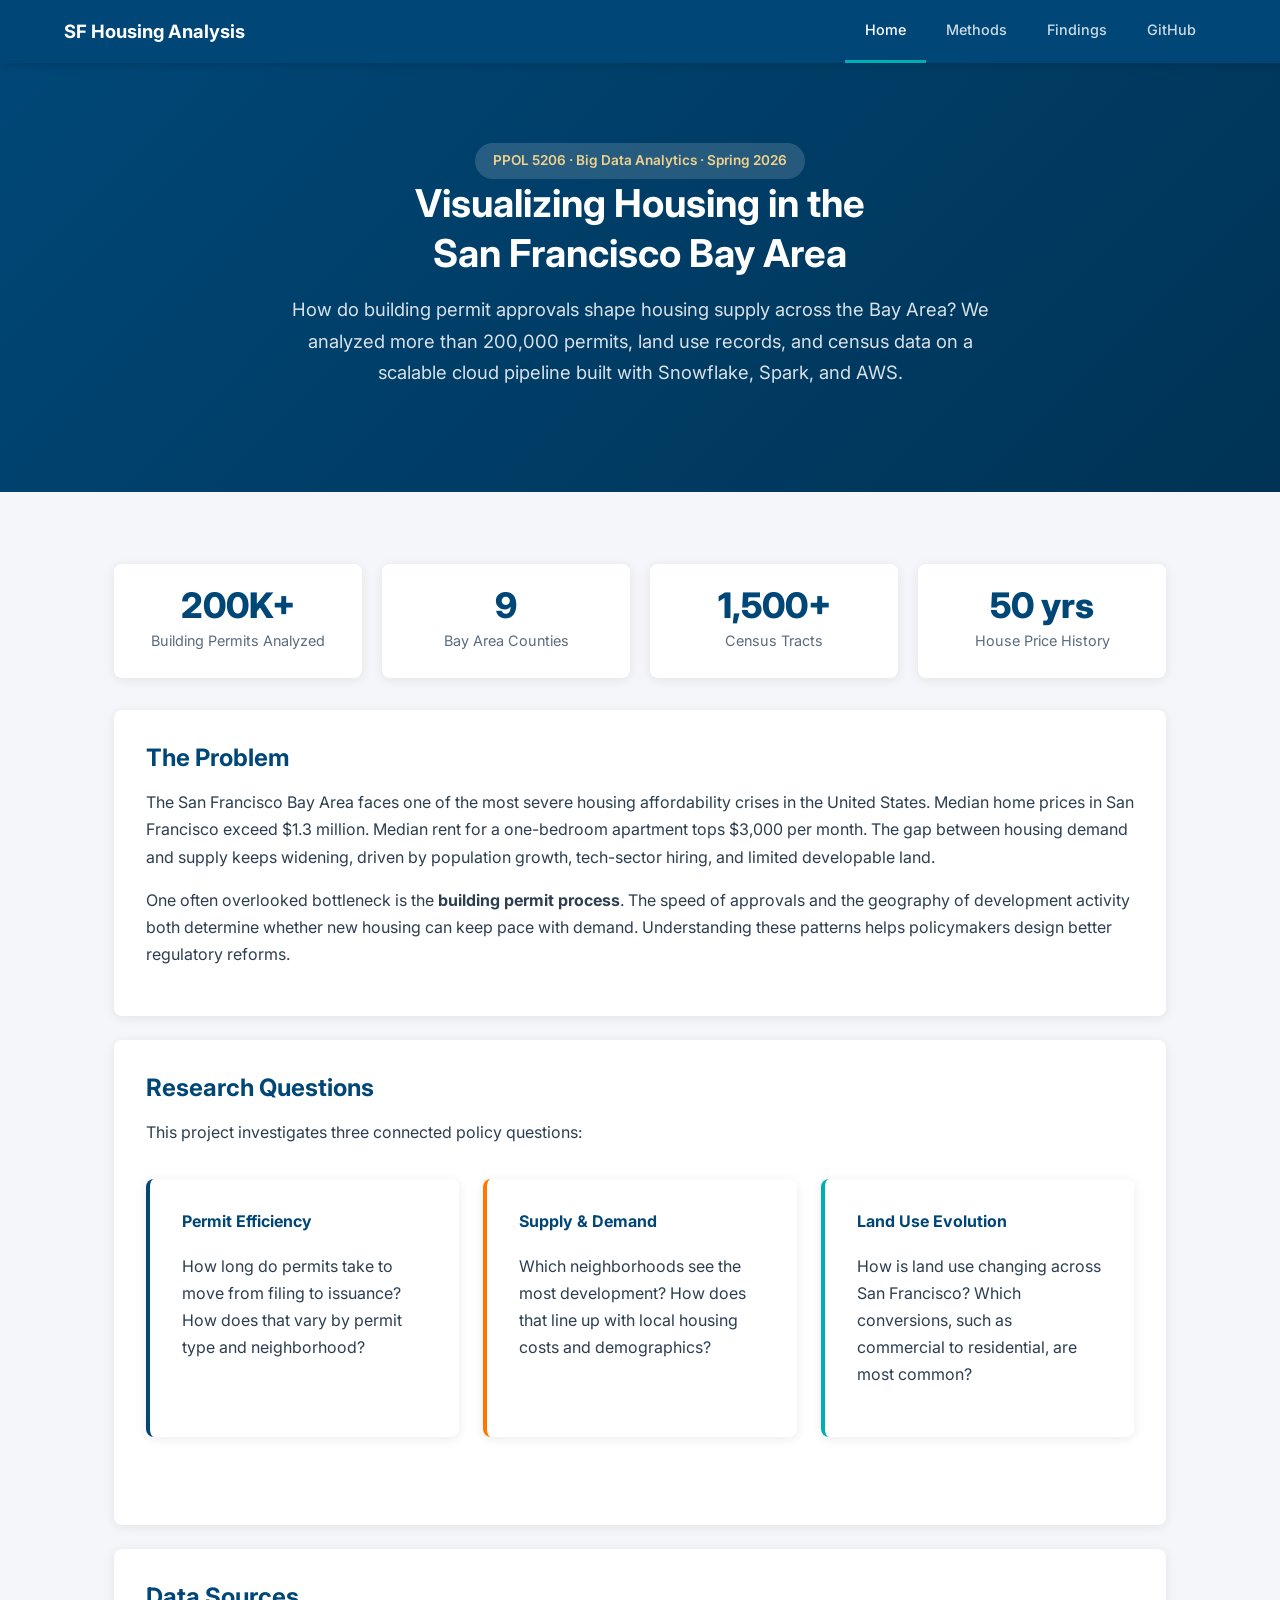
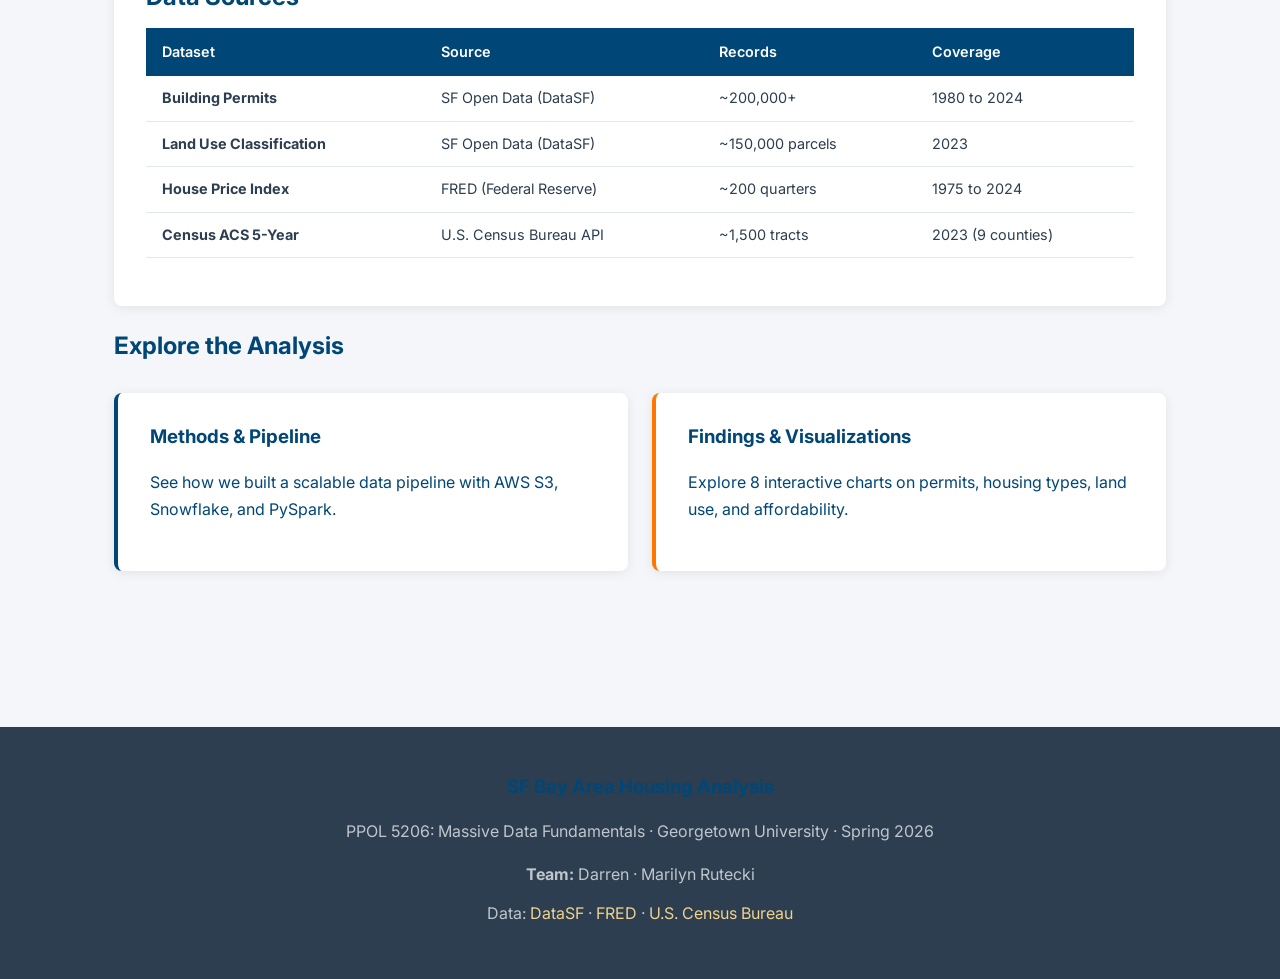
<file: docs/index.html>
<!DOCTYPE html>
<html lang="en">
<head>
  <meta charset="UTF-8">
  <meta name="viewport" content="width=device-width, initial-scale=1.0">
  <title>SF Bay Area Housing Analysis</title>
  <link rel="preconnect" href="https://fonts.googleapis.com">
  <link href="https://fonts.googleapis.com/css2?family=Inter:wght@400;500;600;700;800&display=swap" rel="stylesheet">
  <link rel="stylesheet" href="css/style.css">
</head>
<body>

<!-- ── Navbar ── -->
<nav class="navbar">
  <div class="navbar-inner">
    <a href="index.html" class="navbar-brand">SF Housing Analysis</a>
    <button class="nav-toggle" onclick="document.querySelector('.navbar-links').classList.toggle('open')">&#9776;</button>
    <ul class="navbar-links">
      <li><a href="index.html" class="active">Home</a></li>
      <li><a href="methods.html">Methods</a></li>
      <li><a href="findings.html">Findings</a></li>
      <li><a href="https://github.com/Darren-Deng-GU/sf-housing-project" target="_blank">GitHub</a></li>
    </ul>
  </div>
</nav>

<!-- ── Hero ── -->
<section class="hero">
  <span class="hero-badge">PPOL 5206 &middot; Big Data Analytics &middot; Spring 2026</span>
  <h1>Visualizing Housing in the<br>San Francisco Bay Area</h1>
  <p>
    How do building permit approvals shape housing supply across the Bay Area?
    We analyzed more than 200,000 permits, land use records, and census data
    on a scalable cloud pipeline built with Snowflake, Spark, and AWS.
  </p>
</section>

<!-- ── Key Stats ── -->
<div class="container">

  <div class="stats-row">
    <div class="stat-card">
      <div class="stat-number">200K+</div>
      <div class="stat-label">Building Permits Analyzed</div>
    </div>
    <div class="stat-card">
      <div class="stat-number">9</div>
      <div class="stat-label">Bay Area Counties</div>
    </div>
    <div class="stat-card">
      <div class="stat-number">1,500+</div>
      <div class="stat-label">Census Tracts</div>
    </div>
    <div class="stat-card">
      <div class="stat-number">50 yrs</div>
      <div class="stat-label">House Price History</div>
    </div>
  </div>

  <!-- ── Problem Statement ── -->
  <div class="card">
    <h2>The Problem</h2>
    <p>
      The San Francisco Bay Area faces one of the most severe housing
      affordability crises in the United States. Median home prices in
      San Francisco exceed $1.3 million. Median rent for a one-bedroom
      apartment tops $3,000 per month. The gap between housing demand
      and supply keeps widening, driven by population growth, tech-sector
      hiring, and limited developable land.
    </p>
    <p>
      One often overlooked bottleneck is the <strong>building permit process</strong>.
      The speed of approvals and the geography of development activity both
      determine whether new housing can keep pace with demand. Understanding
      these patterns helps policymakers design better regulatory reforms.
    </p>
  </div>

  <!-- ── Research Questions ── -->
  <div class="card">
    <h2>Research Questions</h2>
    <p>This project investigates three connected policy questions:</p>
    <div class="card-grid">
      <div class="card card-accent-blue">
        <h4>Permit Efficiency</h4>
        <p>How long do permits take to move from filing to issuance? How does that vary by permit type and neighborhood?</p>
      </div>
      <div class="card card-accent-orange">
        <h4>Supply &amp; Demand</h4>
        <p>Which neighborhoods see the most development? How does that line up with local housing costs and demographics?</p>
      </div>
      <div class="card card-accent-teal">
        <h4>Land Use Evolution</h4>
        <p>How is land use changing across San Francisco? Which conversions, such as commercial to residential, are most common?</p>
      </div>
    </div>
  </div>

  <!-- ── Data Sources ── -->
  <div class="card">
    <h2>Data Sources</h2>
    <table class="data-table">
      <thead>
        <tr>
          <th>Dataset</th>
          <th>Source</th>
          <th>Records</th>
          <th>Coverage</th>
        </tr>
      </thead>
      <tbody>
        <tr>
          <td><strong>Building Permits</strong></td>
          <td>SF Open Data (DataSF)</td>
          <td>~200,000+</td>
          <td>1980 to 2024</td>
        </tr>
        <tr>
          <td><strong>Land Use Classification</strong></td>
          <td>SF Open Data (DataSF)</td>
          <td>~150,000 parcels</td>
          <td>2023</td>
        </tr>
        <tr>
          <td><strong>House Price Index</strong></td>
          <td>FRED (Federal Reserve)</td>
          <td>~200 quarters</td>
          <td>1975 to 2024</td>
        </tr>
        <tr>
          <td><strong>Census ACS 5-Year</strong></td>
          <td>U.S. Census Bureau API</td>
          <td>~1,500 tracts</td>
          <td>2023 (9 counties)</td>
        </tr>
      </tbody>
    </table>
  </div>

  <!-- ── Navigation Cards ── -->
  <h2>Explore the Analysis</h2>
  <div class="card-grid">
    <a href="methods.html" style="text-decoration: none;">
      <div class="card card-accent-blue">
        <h3>Methods &amp; Pipeline</h3>
        <p>See how we built a scalable data pipeline with AWS S3, Snowflake, and PySpark.</p>
      </div>
    </a>
    <a href="findings.html" style="text-decoration: none;">
      <div class="card card-accent-orange">
        <h3>Findings &amp; Visualizations</h3>
        <p>Explore 8 interactive charts on permits, housing types, land use, and affordability.</p>
      </div>
    </a>
  </div>

</div>

<!-- ── Footer ── -->
<footer class="footer">
  <h3>SF Bay Area Housing Analysis</h3>
  <p>PPOL 5206: Massive Data Fundamentals &middot; Georgetown University &middot; Spring 2026</p>
  <p style="margin-top: 16px;">
    <!-- ← Add team member names here -->
    <strong>Team:</strong> Darren &middot; Marilyn Rutecki
  </p>
  <p style="margin-top: 12px;">
    Data: <a href="https://datasf.org/opendata/" target="_blank">DataSF</a> &middot;
    <a href="https://fred.stlouisfed.org/" target="_blank">FRED</a> &middot;
    <a href="https://data.census.gov/" target="_blank">U.S. Census Bureau</a>
  </p>
</footer>

</body>
</html>
</file>
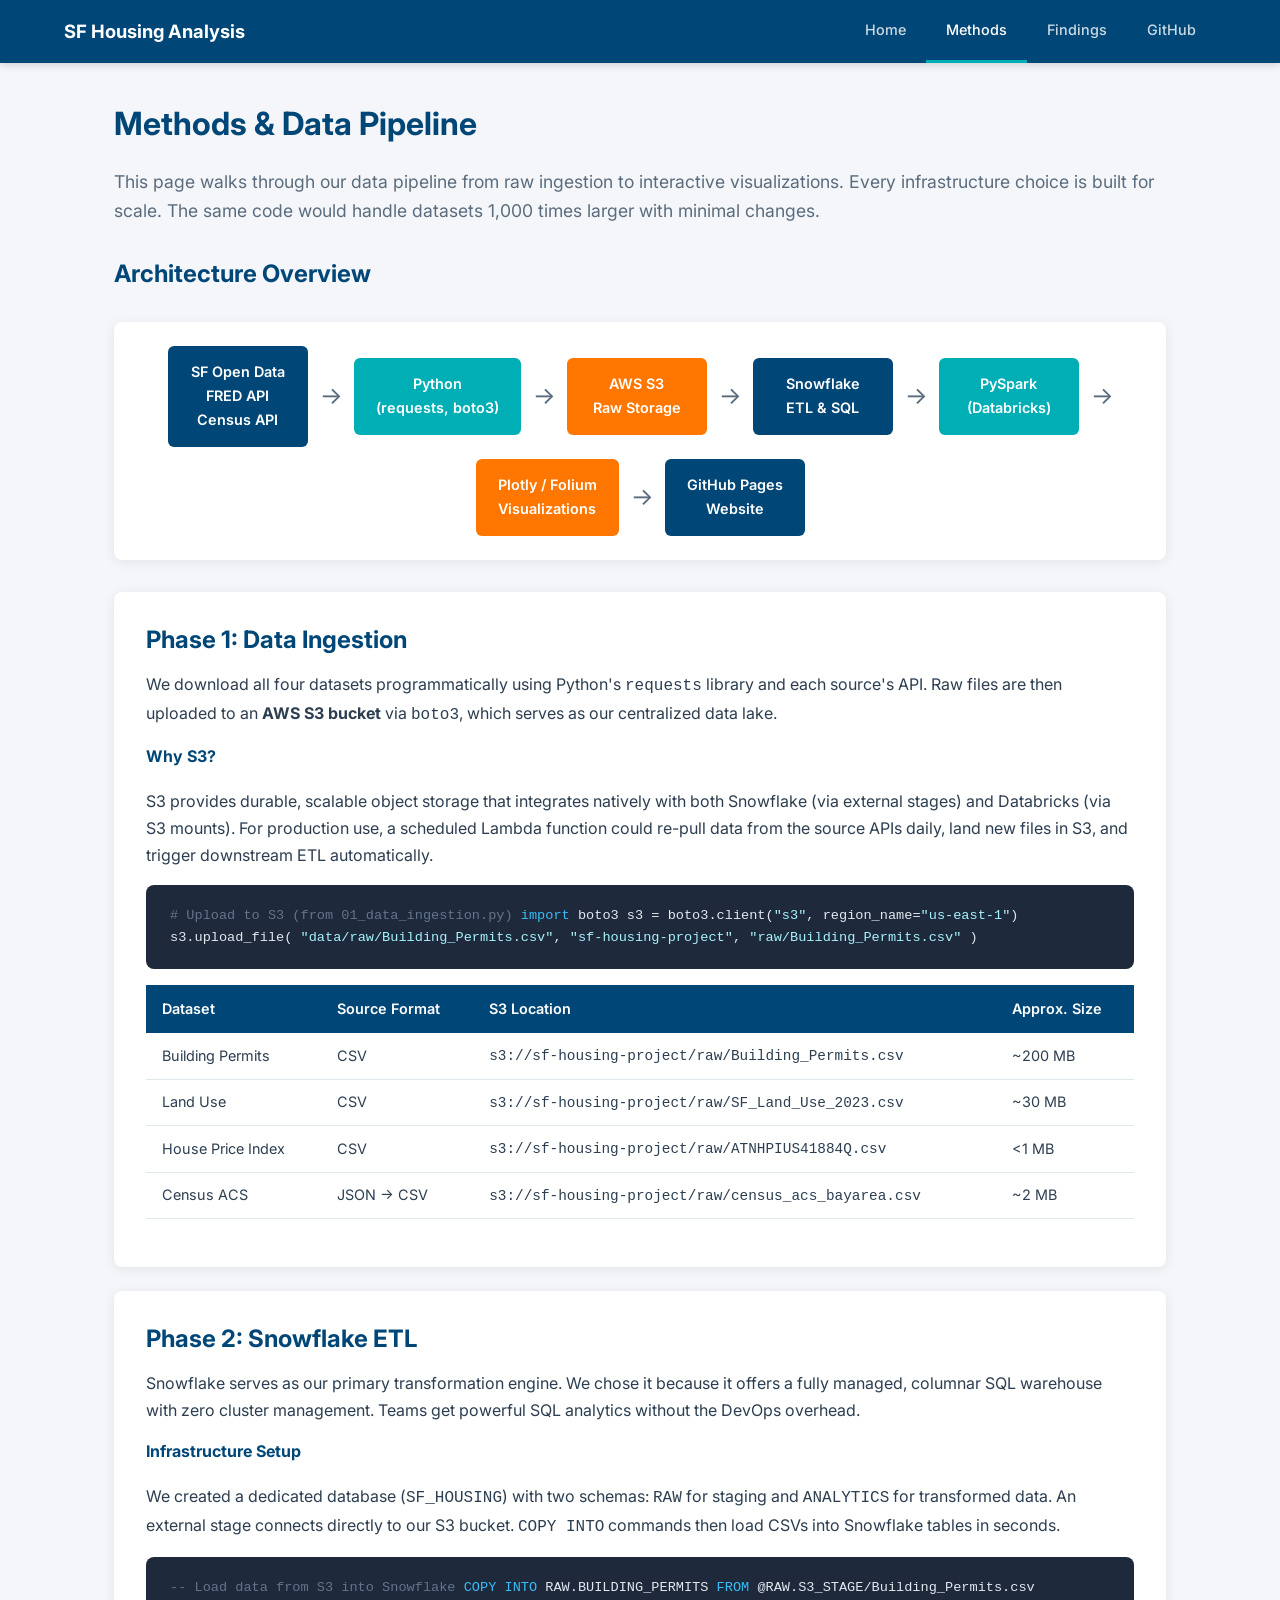
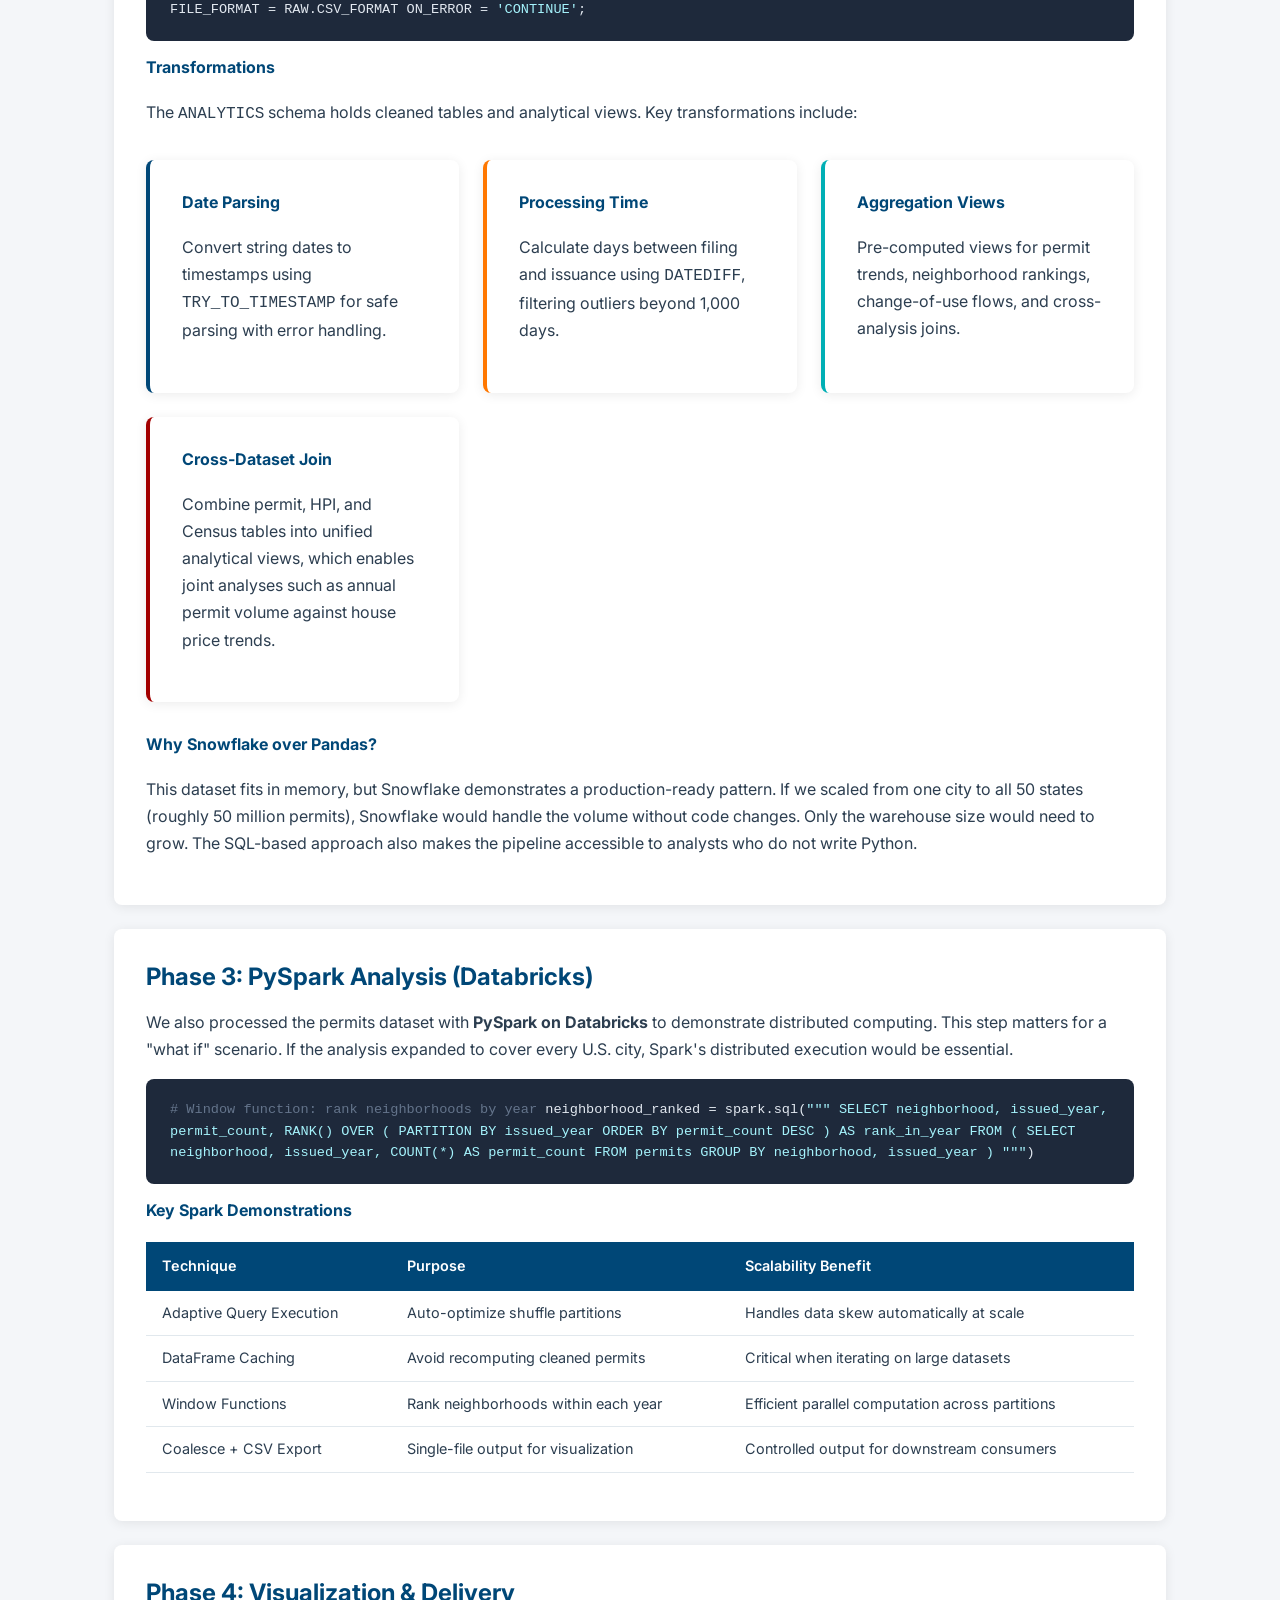
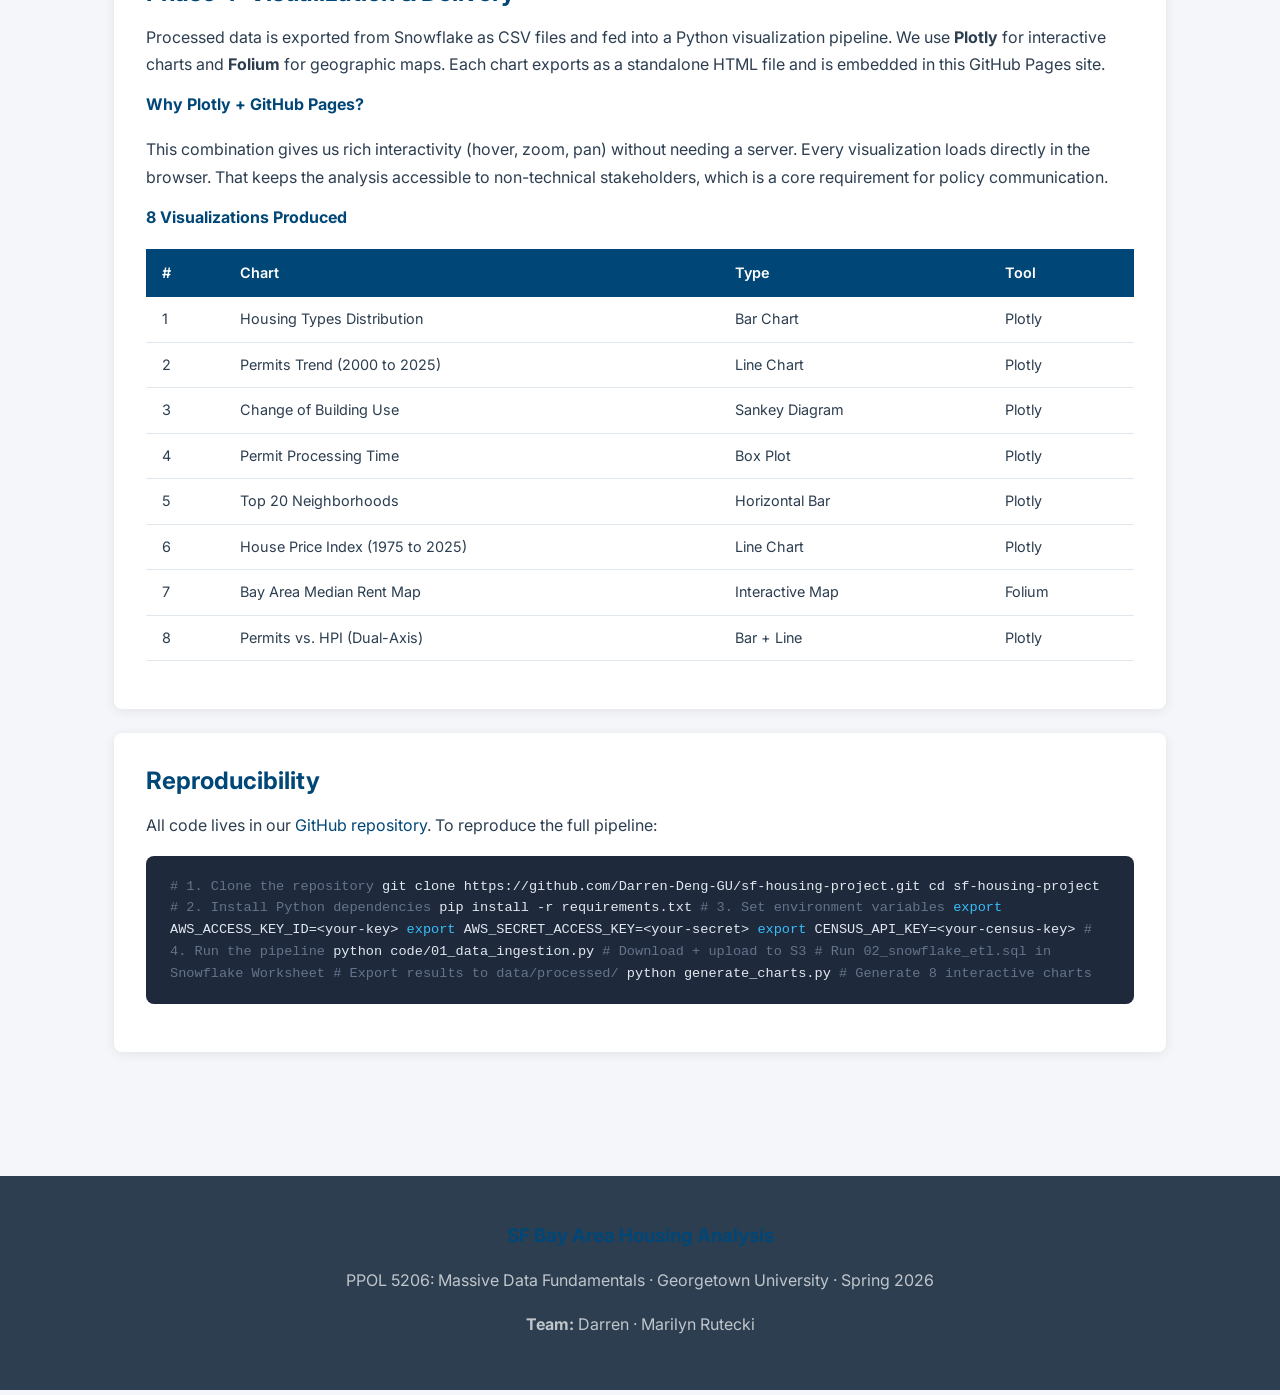
<file: docs/methods.html>
<!DOCTYPE html>
<html lang="en">
<head>
  <meta charset="UTF-8">
  <meta name="viewport" content="width=device-width, initial-scale=1.0">
  <title>Methods &amp; Pipeline | SF Housing Analysis</title>
  <link rel="preconnect" href="https://fonts.googleapis.com">
  <link href="https://fonts.googleapis.com/css2?family=Inter:wght@400;500;600;700;800&display=swap" rel="stylesheet">
  <link rel="stylesheet" href="css/style.css">
</head>
<body>

<!-- ── Navbar ── -->
<nav class="navbar">
  <div class="navbar-inner">
    <a href="index.html" class="navbar-brand">SF Housing Analysis</a>
    <button class="nav-toggle" onclick="document.querySelector('.navbar-links').classList.toggle('open')">&#9776;</button>
    <ul class="navbar-links">
      <li><a href="index.html">Home</a></li>
      <li><a href="methods.html" class="active">Methods</a></li>
      <li><a href="findings.html">Findings</a></li>
      <li><a href="https://github.com/Darren-Deng-GU/sf-housing-project" target="_blank">GitHub</a></li>
    </ul>
  </div>
</nav>

<div class="container">

  <h1>Methods &amp; Data Pipeline</h1>
  <p style="color: var(--text-secondary); font-size: 1.1rem; margin-bottom: 32px;">
    This page walks through our data pipeline from raw ingestion to
    interactive visualizations. Every infrastructure choice is built for
    scale. The same code would handle datasets 1,000 times larger with
    minimal changes.
  </p>

  <!-- ── Pipeline Diagram ── -->
  <h2>Architecture Overview</h2>
  <div class="pipeline">
    <div class="pipeline-step">
      SF Open Data<br>FRED API<br>Census API
    </div>
    <div class="pipeline-arrow">&rarr;</div>
    <div class="pipeline-step alt">
      Python<br>(requests, boto3)
    </div>
    <div class="pipeline-arrow">&rarr;</div>
    <div class="pipeline-step highlight">
      AWS S3<br>Raw Storage
    </div>
    <div class="pipeline-arrow">&rarr;</div>
    <div class="pipeline-step">
      Snowflake<br>ETL &amp; SQL
    </div>
    <div class="pipeline-arrow">&rarr;</div>
    <div class="pipeline-step alt">
      PySpark<br>(Databricks)
    </div>
    <div class="pipeline-arrow">&rarr;</div>
    <div class="pipeline-step highlight">
      Plotly / Folium<br>Visualizations
    </div>
    <div class="pipeline-arrow">&rarr;</div>
    <div class="pipeline-step">
      GitHub Pages<br>Website
    </div>
  </div>

  <!-- ── Phase 1: Ingestion ── -->
  <div class="card">
    <h2>Phase 1: Data Ingestion</h2>
    <p>
      We download all four datasets programmatically using Python's
      <code>requests</code> library and each source's API. Raw files are
      then uploaded to an <strong>AWS S3 bucket</strong> via
      <code>boto3</code>, which serves as our centralized data lake.
    </p>

    <h4>Why S3?</h4>
    <p>
      S3 provides durable, scalable object storage that integrates natively
      with both Snowflake (via external stages) and Databricks (via S3 mounts).
      For production use, a scheduled Lambda function could re-pull data from
      the source APIs daily, land new files in S3, and trigger downstream ETL
      automatically.
    </p>

    <div class="code-block">
<span class="comment"># Upload to S3 (from 01_data_ingestion.py)</span>
<span class="keyword">import</span> boto3

s3 = boto3.client(<span class="string">"s3"</span>, region_name=<span class="string">"us-east-1"</span>)
s3.upload_file(
    <span class="string">"data/raw/Building_Permits.csv"</span>,
    <span class="string">"sf-housing-project"</span>,
    <span class="string">"raw/Building_Permits.csv"</span>
)
    </div>

    <table class="data-table">
      <thead>
        <tr><th>Dataset</th><th>Source Format</th><th>S3 Location</th><th>Approx. Size</th></tr>
      </thead>
      <tbody>
        <tr><td>Building Permits</td><td>CSV</td><td><code>s3://sf-housing-project/raw/Building_Permits.csv</code></td><td>~200 MB</td></tr>
        <tr><td>Land Use</td><td>CSV</td><td><code>s3://sf-housing-project/raw/SF_Land_Use_2023.csv</code></td><td>~30 MB</td></tr>
        <tr><td>House Price Index</td><td>CSV</td><td><code>s3://sf-housing-project/raw/ATNHPIUS41884Q.csv</code></td><td>&lt;1 MB</td></tr>
        <tr><td>Census ACS</td><td>JSON &rarr; CSV</td><td><code>s3://sf-housing-project/raw/census_acs_bayarea.csv</code></td><td>~2 MB</td></tr>
      </tbody>
    </table>
  </div>

  <!-- ── Phase 2: Snowflake ETL ── -->
  <div class="card">
    <h2>Phase 2: Snowflake ETL</h2>
    <p>
      Snowflake serves as our primary transformation engine. We chose it
      because it offers a fully managed, columnar SQL warehouse with zero
      cluster management. Teams get powerful SQL analytics without the
      DevOps overhead.
    </p>

    <h4>Infrastructure Setup</h4>
    <p>
      We created a dedicated database (<code>SF_HOUSING</code>) with two
      schemas: <code>RAW</code> for staging and <code>ANALYTICS</code> for
      transformed data. An external stage connects directly to our S3 bucket.
      <code>COPY INTO</code> commands then load CSVs into Snowflake tables
      in seconds.
    </p>

    <div class="code-block">
<span class="comment">-- Load data from S3 into Snowflake</span>
<span class="keyword">COPY INTO</span> RAW.BUILDING_PERMITS
  <span class="keyword">FROM</span> @RAW.S3_STAGE/Building_Permits.csv
  FILE_FORMAT = RAW.CSV_FORMAT
  ON_ERROR = <span class="string">'CONTINUE'</span>;
    </div>

    <h4>Transformations</h4>
    <p>
      The <code>ANALYTICS</code> schema holds cleaned tables and analytical
      views. Key transformations include:
    </p>
    <div class="card-grid">
      <div class="card card-accent-blue" style="margin-bottom: 0;">
        <h4>Date Parsing</h4>
        <p>Convert string dates to timestamps using <code>TRY_TO_TIMESTAMP</code> for safe parsing with error handling.</p>
      </div>
      <div class="card card-accent-orange" style="margin-bottom: 0;">
        <h4>Processing Time</h4>
        <p>Calculate days between filing and issuance using <code>DATEDIFF</code>, filtering outliers beyond 1,000 days.</p>
      </div>
      <div class="card card-accent-teal" style="margin-bottom: 0;">
        <h4>Aggregation Views</h4>
        <p>Pre-computed views for permit trends, neighborhood rankings, change-of-use flows, and cross-analysis joins.</p>
      </div>
      <div class="card card-accent-red" style="margin-bottom: 0;">
        <h4>Cross-Dataset Join</h4>
        <p>Combine permit, HPI, and Census tables into unified analytical views, which enables joint analyses such as annual permit volume against house price trends.</p>
      </div>
    </div>

    <h4 style="margin-top: 24px;">Why Snowflake over Pandas?</h4>
    <p>
      This dataset fits in memory, but Snowflake demonstrates a production-ready
      pattern. If we scaled from one city to all 50 states (roughly 50 million
      permits), Snowflake would handle the volume without code changes. Only
      the warehouse size would need to grow. The SQL-based approach also makes
      the pipeline accessible to analysts who do not write Python.
    </p>
  </div>

  <!-- ── Phase 3: Spark ── -->
  <div class="card">
    <h2>Phase 3: PySpark Analysis (Databricks)</h2>
    <p>
      We also processed the permits dataset with <strong>PySpark on Databricks</strong>
      to demonstrate distributed computing. This step matters for a
      "what if" scenario. If the analysis expanded to cover every U.S. city,
      Spark's distributed execution would be essential.
    </p>

    <div class="code-block">
<span class="comment"># Window function: rank neighborhoods by year</span>
neighborhood_ranked = spark.sql(<span class="string">"""
    SELECT neighborhood, issued_year, permit_count,
           RANK() OVER (
               PARTITION BY issued_year
               ORDER BY permit_count DESC
           ) AS rank_in_year
    FROM (
        SELECT neighborhood, issued_year,
               COUNT(*) AS permit_count
        FROM permits
        GROUP BY neighborhood, issued_year
    )
"""</span>)
    </div>

    <h4>Key Spark Demonstrations</h4>
    <table class="data-table">
      <thead>
        <tr><th>Technique</th><th>Purpose</th><th>Scalability Benefit</th></tr>
      </thead>
      <tbody>
        <tr>
          <td>Adaptive Query Execution</td>
          <td>Auto-optimize shuffle partitions</td>
          <td>Handles data skew automatically at scale</td>
        </tr>
        <tr>
          <td>DataFrame Caching</td>
          <td>Avoid recomputing cleaned permits</td>
          <td>Critical when iterating on large datasets</td>
        </tr>
        <tr>
          <td>Window Functions</td>
          <td>Rank neighborhoods within each year</td>
          <td>Efficient parallel computation across partitions</td>
        </tr>
        <tr>
          <td>Coalesce + CSV Export</td>
          <td>Single-file output for visualization</td>
          <td>Controlled output for downstream consumers</td>
        </tr>
      </tbody>
    </table>
  </div>

  <!-- ── Phase 4: Visualization ── -->
  <div class="card">
    <h2>Phase 4: Visualization &amp; Delivery</h2>
    <p>
      Processed data is exported from Snowflake as CSV files and fed into a
      Python visualization pipeline. We use <strong>Plotly</strong> for
      interactive charts and <strong>Folium</strong> for geographic maps.
      Each chart exports as a standalone HTML file and is embedded in this
      GitHub Pages site.
    </p>

    <h4>Why Plotly + GitHub Pages?</h4>
    <p>
      This combination gives us rich interactivity (hover, zoom, pan) without
      needing a server. Every visualization loads directly in the browser.
      That keeps the analysis accessible to non-technical stakeholders, which
      is a core requirement for policy communication.
    </p>

    <h4>8 Visualizations Produced</h4>
    <table class="data-table">
      <thead>
        <tr><th>#</th><th>Chart</th><th>Type</th><th>Tool</th></tr>
      </thead>
      <tbody>
        <tr><td>1</td><td>Housing Types Distribution</td><td>Bar Chart</td><td>Plotly</td></tr>
        <tr><td>2</td><td>Permits Trend (2000 to 2025)</td><td>Line Chart</td><td>Plotly</td></tr>
        <tr><td>3</td><td>Change of Building Use</td><td>Sankey Diagram</td><td>Plotly</td></tr>
        <tr><td>4</td><td>Permit Processing Time</td><td>Box Plot</td><td>Plotly</td></tr>
        <tr><td>5</td><td>Top 20 Neighborhoods</td><td>Horizontal Bar</td><td>Plotly</td></tr>
        <tr><td>6</td><td>House Price Index (1975 to 2025)</td><td>Line Chart</td><td>Plotly</td></tr>
        <tr><td>7</td><td>Bay Area Median Rent Map</td><td>Interactive Map</td><td>Folium</td></tr>
        <tr><td>8</td><td>Permits vs. HPI (Dual-Axis)</td><td>Bar + Line</td><td>Plotly</td></tr>
      </tbody>
    </table>
  </div>

  <!-- ── Reproducibility ── -->
  <div class="card">
    <h2>Reproducibility</h2>
    <p>
      All code lives in our
      <a href="https://github.com/Darren-Deng-GU/sf-housing-project" target="_blank">GitHub repository</a>.
      To reproduce the full pipeline:
    </p>
    <div class="code-block">
<span class="comment"># 1. Clone the repository</span>
git clone https://github.com/Darren-Deng-GU/sf-housing-project.git
cd sf-housing-project

<span class="comment"># 2. Install Python dependencies</span>
pip install -r requirements.txt

<span class="comment"># 3. Set environment variables</span>
<span class="keyword">export</span> AWS_ACCESS_KEY_ID=&lt;your-key&gt;
<span class="keyword">export</span> AWS_SECRET_ACCESS_KEY=&lt;your-secret&gt;
<span class="keyword">export</span> CENSUS_API_KEY=&lt;your-census-key&gt;

<span class="comment"># 4. Run the pipeline</span>
python code/01_data_ingestion.py        <span class="comment"># Download + upload to S3</span>
<span class="comment"># Run 02_snowflake_etl.sql in Snowflake Worksheet</span>
<span class="comment"># Export results to data/processed/</span>
python generate_charts.py               <span class="comment"># Generate 8 interactive charts</span>
    </div>
  </div>

</div>

<!-- ── Footer ── -->
<footer class="footer">
  <h3>SF Bay Area Housing Analysis</h3>
  <p>PPOL 5206: Massive Data Fundamentals &middot; Georgetown University &middot; Spring 2026</p>
  <p style="margin-top: 16px;">
    <strong>Team:</strong> Darren &middot; Marilyn Rutecki
  </p>
</footer>

</body>
</html>
</file>
<file: docs/css/style.css>
/* ============================================================
   SF Bay Area Housing Project | GitHub Pages Stylesheet
   ============================================================ */

/* ── Variables ── */
:root {
  --yale-blue: #004777;
  --deep-red: #A30000;
  --harvest-orange: #FF7700;
  --soft-peach: #EFD28D;
  --tropical-teal: #00AFB5;
  --bg-light: #f4f6f9;
  --text-primary: #2c3e50;
  --text-secondary: #5a6c7d;
  --border-light: #e1e8ed;
  --shadow: 0 2px 12px rgba(0, 0, 0, 0.08);
  --shadow-hover: 0 4px 20px rgba(0, 0, 0, 0.12);
  --radius: 8px;
}

/* ── Reset & Base ── */
*, *::before, *::after { box-sizing: border-box; }

body {
  font-family: "Inter", -apple-system, BlinkMacSystemFont, "Segoe UI", sans-serif;
  color: var(--text-primary);
  background: var(--bg-light);
  margin: 0;
  padding: 0;
  line-height: 1.7;
  font-size: 16px;
}

h1, h2, h3, h4 {
  color: var(--yale-blue);
  line-height: 1.3;
  margin-top: 0;
}

a { color: var(--yale-blue); text-decoration: none; }
a:hover { color: var(--tropical-teal); }

img { max-width: 100%; height: auto; }

/* ── Navbar ── */
.navbar {
  background: var(--yale-blue);
  color: white;
  padding: 0;
  position: sticky;
  top: 0;
  z-index: 1000;
  box-shadow: 0 2px 8px rgba(0, 0, 0, 0.15);
}

.navbar-inner {
  max-width: 1200px;
  margin: 0 auto;
  display: flex;
  align-items: center;
  justify-content: space-between;
  padding: 0 24px;
}

.navbar-brand {
  font-size: 1.15rem;
  font-weight: 700;
  color: white;
  padding: 16px 0;
  white-space: nowrap;
}

.navbar-links {
  display: flex;
  gap: 0;
  list-style: none;
  margin: 0;
  padding: 0;
}

.navbar-links a {
  color: rgba(255, 255, 255, 0.8);
  padding: 18px 20px;
  display: block;
  font-size: 0.9rem;
  font-weight: 500;
  border-bottom: 3px solid transparent;
  transition: all 0.2s;
}

.navbar-links a:hover,
.navbar-links a.active {
  color: white;
  border-bottom-color: var(--tropical-teal);
}

/* Mobile nav toggle */
.nav-toggle { display: none; background: none; border: none; color: white; font-size: 1.5rem; cursor: pointer; padding: 16px 0; }

/* ── Page Container ── */
.container {
  max-width: 1100px;
  margin: 0 auto;
  padding: 40px 24px;
}

/* ── Hero Section ── */
.hero {
  background: linear-gradient(135deg, var(--yale-blue) 0%, #003355 100%);
  color: white;
  padding: 80px 24px;
  text-align: center;
}

.hero h1 {
  color: white;
  font-size: 2.4rem;
  margin-bottom: 16px;
}

.hero p {
  color: rgba(255, 255, 255, 0.85);
  font-size: 1.15rem;
  max-width: 700px;
  margin: 0 auto 24px;
}

.hero-badge {
  display: inline-block;
  background: rgba(255, 255, 255, 0.15);
  color: var(--soft-peach);
  padding: 6px 18px;
  border-radius: 20px;
  font-size: 0.85rem;
  font-weight: 600;
}

/* ── Cards ── */
.card {
  background: white;
  border-radius: var(--radius);
  box-shadow: var(--shadow);
  padding: 32px;
  margin-bottom: 24px;
  transition: box-shadow 0.2s;
}

.card:hover { box-shadow: var(--shadow-hover); }

.card h2 { margin-bottom: 16px; }

.card-grid {
  display: grid;
  grid-template-columns: repeat(auto-fit, minmax(300px, 1fr));
  gap: 24px;
  margin: 32px 0;
}

/* Cards with colored left border */
.card-accent-blue { border-left: 4px solid var(--yale-blue); }
.card-accent-orange { border-left: 4px solid var(--harvest-orange); }
.card-accent-teal { border-left: 4px solid var(--tropical-teal); }
.card-accent-red { border-left: 4px solid var(--deep-red); }

/* ── Stats Row ── */
.stats-row {
  display: grid;
  grid-template-columns: repeat(auto-fit, minmax(200px, 1fr));
  gap: 20px;
  margin: 32px 0;
}

.stat-card {
  background: white;
  border-radius: var(--radius);
  box-shadow: var(--shadow);
  padding: 24px;
  text-align: center;
}

.stat-number {
  font-size: 2.2rem;
  font-weight: 800;
  color: var(--yale-blue);
  line-height: 1;
  margin-bottom: 6px;
}

.stat-label {
  color: var(--text-secondary);
  font-size: 0.9rem;
}

/* ── Chart Container ── */
.chart-section {
  margin: 40px 0;
}

.chart-section h3 {
  margin-bottom: 8px;
}

.chart-description {
  color: var(--text-secondary);
  margin-bottom: 16px;
  font-size: 0.95rem;
}

.chart-frame {
  width: 100%;
  min-height: 550px;
  border: 1px solid var(--border-light);
  border-radius: var(--radius);
  background: white;
}

/* ── Pipeline Diagram ── */
.pipeline {
  display: flex;
  align-items: center;
  justify-content: center;
  flex-wrap: wrap;
  gap: 12px;
  margin: 32px 0;
  padding: 24px;
  background: white;
  border-radius: var(--radius);
  box-shadow: var(--shadow);
}

.pipeline-step {
  background: var(--yale-blue);
  color: white;
  padding: 14px 22px;
  border-radius: 6px;
  font-size: 0.9rem;
  font-weight: 600;
  text-align: center;
  min-width: 140px;
}

.pipeline-step.alt { background: var(--tropical-teal); }
.pipeline-step.highlight { background: var(--harvest-orange); }

.pipeline-arrow {
  font-size: 1.5rem;
  color: var(--text-secondary);
}

/* ── Code Block ── */
.code-block {
  background: #1e293b;
  color: #e2e8f0;
  padding: 20px 24px;
  border-radius: var(--radius);
  overflow-x: auto;
  font-family: "Fira Code", "Consolas", monospace;
  font-size: 0.85rem;
  line-height: 1.6;
  margin: 16px 0;
}

.code-block .comment { color: #64748b; }
.code-block .keyword { color: #38bdf8; }
.code-block .string { color: #a5f3fc; }

/* ── Table ── */
table.data-table {
  width: 100%;
  border-collapse: collapse;
  margin: 16px 0;
  font-size: 0.9rem;
}

table.data-table th {
  background: var(--yale-blue);
  color: white;
  padding: 12px 16px;
  text-align: left;
  font-weight: 600;
}

table.data-table td {
  padding: 10px 16px;
  border-bottom: 1px solid var(--border-light);
}

table.data-table tr:hover { background: #f8fafc; }

/* ── Footer ── */
.footer {
  background: #2c3e50;
  color: white;
  padding: 48px 24px;
  text-align: center;
  margin-top: 60px;
}

.footer a { color: var(--soft-peach); }
.footer p { color: rgba(255, 255, 255, 0.7); margin: 4px 0; }

/* ── Responsive ── */
@media (max-width: 768px) {
  .hero h1 { font-size: 1.8rem; }
  .hero { padding: 50px 20px; }
  .container { padding: 24px 16px; }
  .navbar-links { display: none; flex-direction: column; background: var(--yale-blue); position: absolute; top: 100%; left: 0; right: 0; }
  .navbar-links.open { display: flex; }
  .navbar-links a { padding: 14px 24px; border-bottom: 1px solid rgba(255,255,255,0.1); }
  .nav-toggle { display: block; }
  .pipeline { flex-direction: column; }
  .pipeline-arrow { transform: rotate(90deg); }
  .card { padding: 20px; }
  .chart-frame { min-height: 400px; }
}
</file>
